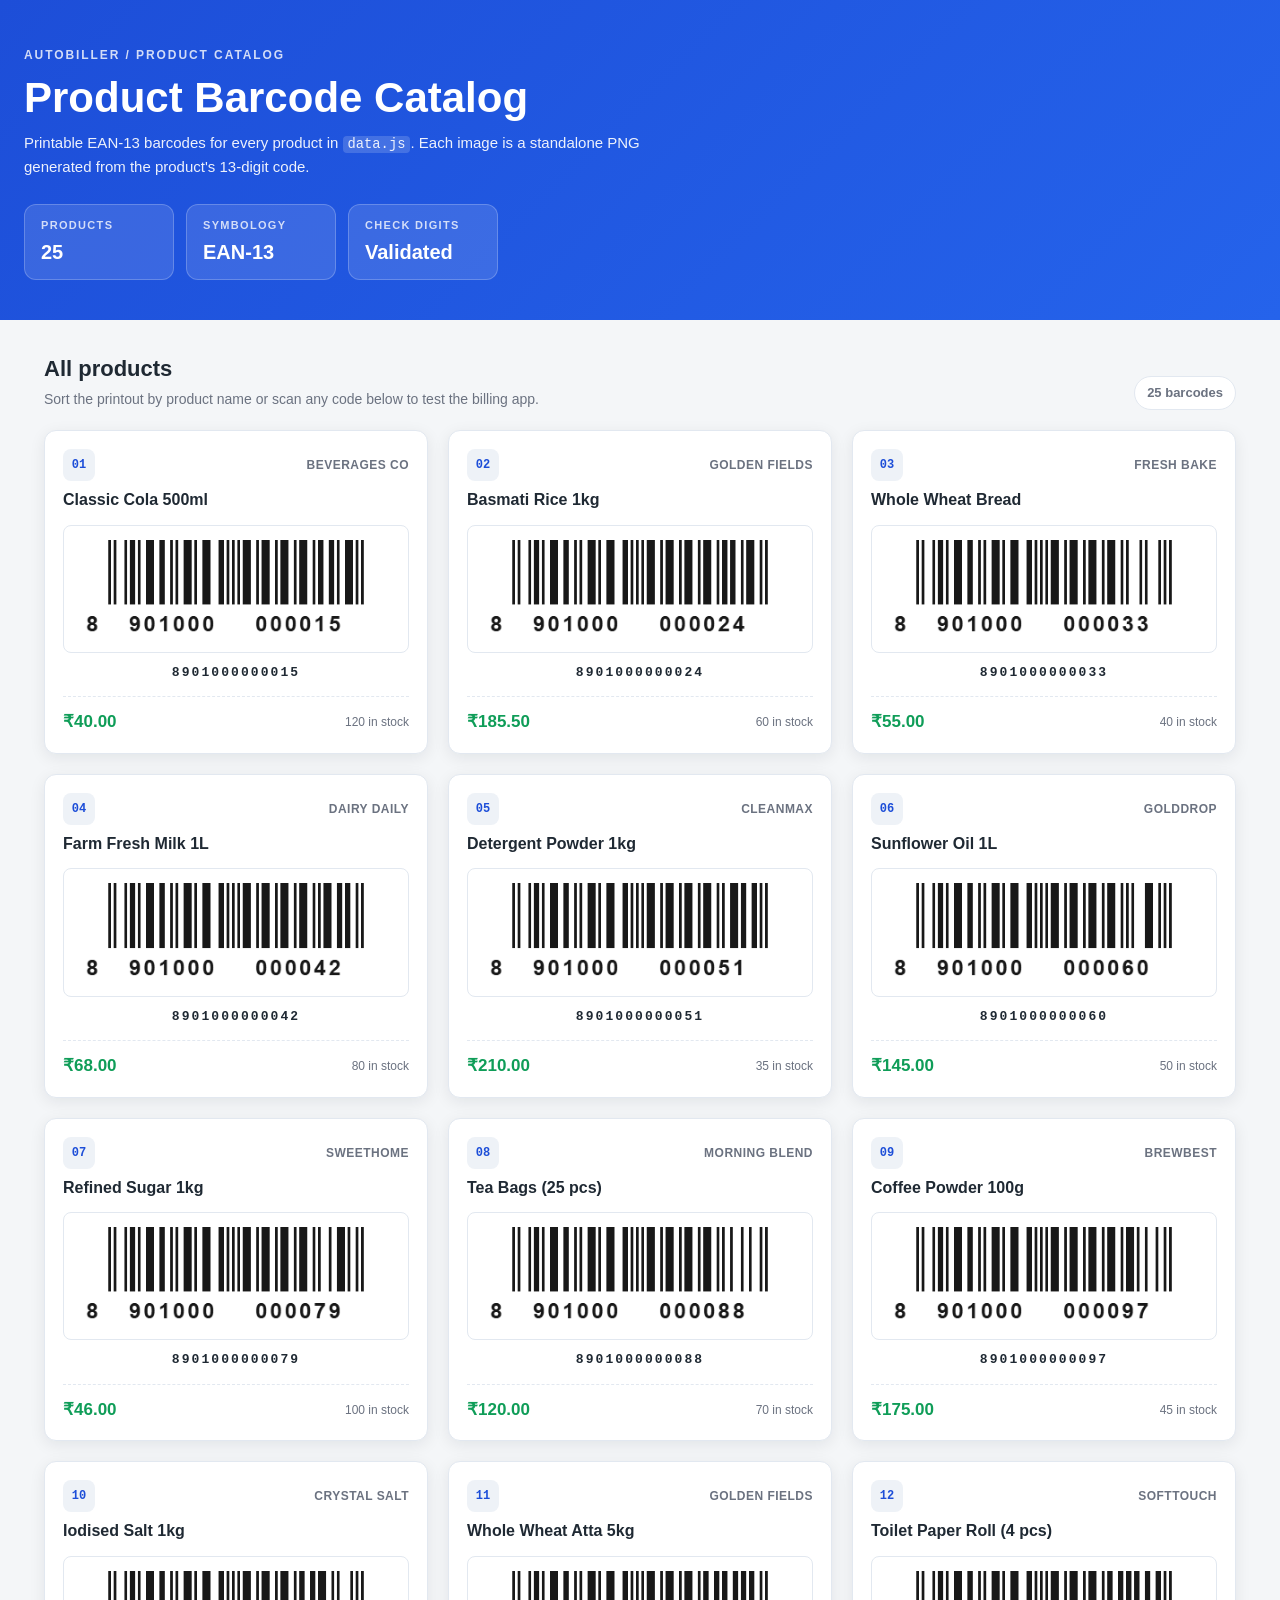
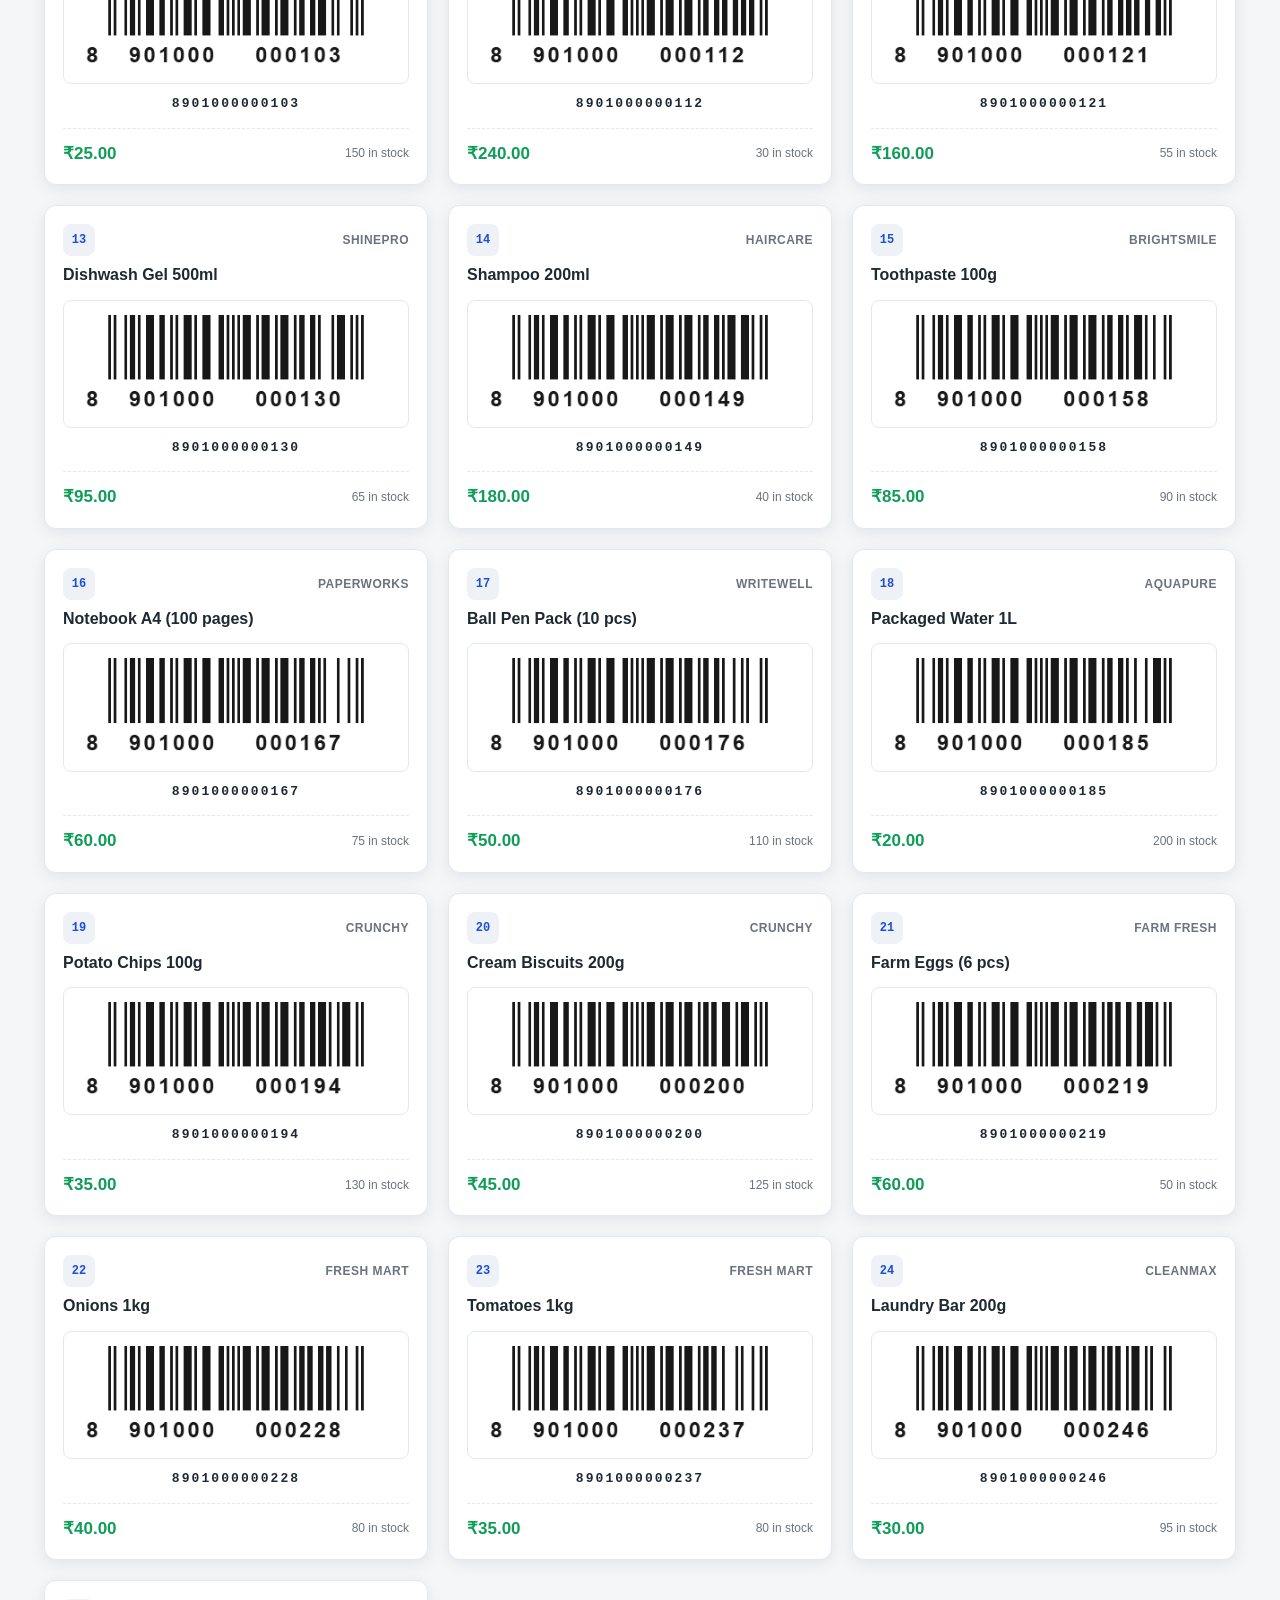
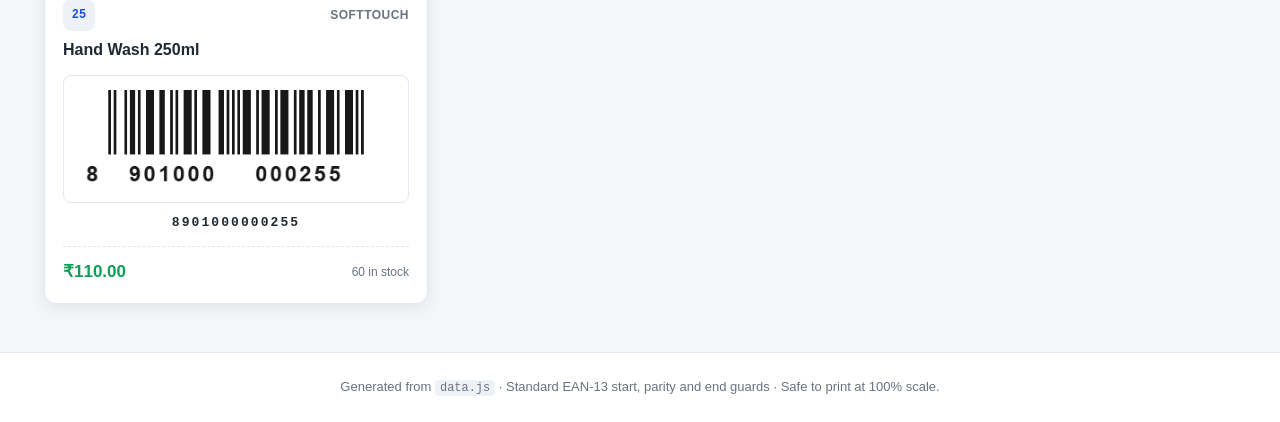
<file: barcodes-collection/barcode-catalog.html>
<!DOCTYPE html>
<html lang="en">
<head>
  <meta charset="UTF-8">
  <meta name="viewport" content="width=device-width, initial-scale=1.0">
  <title>Product Barcode Catalog &middot; AutoBiller</title>
</head>
<style>
  /*
 * barcode-catalog.css
 * -------------------
 * Styling for barcode-catalog.html.
 * Reuses the AutoBiller palette but keeps this print-friendly catalog
 * completely separate from the scanner app's style.css.
 */

:root {
  --bg: #f4f6f8;
  --surface: #ffffff;
  --text: #1f2933;
  --muted: #6b7280;
  --border: #e2e8f0;

  --primary: #2563eb;
  --primary-dark: #1d4ed8;
  --accent: #0f9d58;
  --accent-soft: #ecfdf3;

  --radius: 12px;
  --shadow: 0 4px 16px rgba(15, 23, 42, 0.08);
  --font-stack: -apple-system, BlinkMacSystemFont, "Segoe UI", Roboto, Helvetica, Arial, sans-serif;
  --mono-stack: ui-monospace, SFMono-Regular, Menlo, Consolas, "Liberation Mono", monospace;
}

*,
*::before,
*::after {
  box-sizing: border-box;
}

body {
  margin: 0;
  background: var(--bg);
  color: var(--text);
  font-family: var(--font-stack);
  font-size: 15px;
  line-height: 1.5;
}

code {
  font-family: var(--mono-stack);
  font-size: 0.92em;
  background: #eef2f7;
  padding: 1px 5px;
  border-radius: 4px;
}

/* ---------- Header ---------- */

.catalog-header {
  background: linear-gradient(135deg, var(--primary-dark), var(--primary));
  color: #fff;
  padding: 46px 24px 40px;
}

.header-inner {
  max-width: 1240px;
  margin: 0 auto;
}

.eyebrow {
  margin: 0 0 10px;
  font-size: 12px;
  font-weight: 700;
  letter-spacing: 0.16em;
  text-transform: uppercase;
  opacity: 0.8;
}

.catalog-header h1 {
  margin: 0 0 10px;
  font-size: clamp(28px, 4vw, 42px);
  line-height: 1.15;
}

.lede {
  max-width: 620px;
  margin: 0 0 26px;
  font-size: 15px;
  opacity: 0.92;
}

.lede code {
  background: rgba(255, 255, 255, 0.18);
  color: #fff;
}

.summary {
  display: flex;
  flex-wrap: wrap;
  gap: 12px;
  margin: 0;
}

.summary-item {
  min-width: 150px;
  padding: 12px 16px;
  background: rgba(255, 255, 255, 0.12);
  border: 1px solid rgba(255, 255, 255, 0.22);
  border-radius: var(--radius);
}

.summary-item dt {
  font-size: 11px;
  font-weight: 700;
  letter-spacing: 0.12em;
  text-transform: uppercase;
  opacity: 0.78;
}

.summary-item dd {
  margin: 3px 0 0;
  font-size: 20px;
  font-weight: 700;
}

/* ---------- Main layout ---------- */

.catalog-main {
  max-width: 1240px;
  margin: 32px auto 48px;
  padding: 0 24px;
}

.section-heading {
  display: flex;
  align-items: flex-end;
  justify-content: space-between;
  gap: 16px;
  margin-bottom: 20px;
}

.section-heading h2 {
  margin: 0 0 4px;
  font-size: 22px;
}

.section-heading p {
  margin: 0;
  color: var(--muted);
  font-size: 14px;
}

.count-badge {
  flex-shrink: 0;
  padding: 6px 12px;
  background: var(--surface);
  border: 1px solid var(--border);
  border-radius: 999px;
  color: var(--muted);
  font-size: 13px;
  font-weight: 600;
}

.barcode-grid {
  display: grid;
  grid-template-columns: repeat(auto-fill, minmax(290px, 1fr));
  gap: 20px;
}

/* ---------- Product card ---------- */

.barcode-card {
  display: flex;
  flex-direction: column;
  padding: 18px;
  background: var(--surface);
  border: 1px solid var(--border);
  border-radius: var(--radius);
  box-shadow: var(--shadow);
  break-inside: avoid;
  transition: transform 0.15s ease, box-shadow 0.15s ease;
}

.barcode-card:hover {
  transform: translateY(-2px);
  box-shadow: 0 8px 24px rgba(15, 23, 42, 0.12);
}

.card-top {
  display: flex;
  align-items: center;
  justify-content: space-between;
  gap: 10px;
  margin-bottom: 8px;
}

.sku {
  display: inline-flex;
  align-items: center;
  justify-content: center;
  width: 32px;
  height: 32px;
  flex-shrink: 0;
  background: #eef2f7;
  border-radius: 8px;
  color: var(--primary-dark);
  font-family: var(--mono-stack);
  font-size: 12px;
  font-weight: 700;
}

.brand {
  color: var(--muted);
  font-size: 12px;
  font-weight: 600;
  letter-spacing: 0.04em;
  text-align: right;
  text-transform: uppercase;
}

.barcode-card h3 {
  margin: 0 0 14px;
  font-size: 16px;
  line-height: 1.35;
}

.barcode-image-wrap {
  display: flex;
  align-items: center;
  justify-content: center;
  padding: 14px 10px 10px;
  background: #fff;
  border: 1px solid var(--border);
  border-radius: 8px;
}

.barcode-image-wrap img {
  display: block;
  width: 100%;
  max-width: 320px;
  height: auto;
  image-rendering: -webkit-optimize-contrast;
}

.barcode-number {
  margin: 10px 0 14px;
  font-family: var(--mono-stack);
  font-size: 13px;
  font-weight: 700;
  letter-spacing: 0.16em;
  text-align: center;
  color: var(--text);
}

.card-meta {
  display: flex;
  align-items: center;
  justify-content: space-between;
  gap: 10px;
  margin-top: auto;
  padding-top: 12px;
  border-top: 1px dashed var(--border);
}

.price {
  color: var(--accent);
  font-size: 17px;
  font-weight: 700;
}

.stock {
  color: var(--muted);
  font-size: 12px;
}

/* ---------- Footer ---------- */

.catalog-footer {
  padding: 24px;
  border-top: 1px solid var(--border);
  background: var(--surface);
  color: var(--muted);
  font-size: 13px;
  text-align: center;
}

.catalog-footer p {
  max-width: 760px;
  margin: 0 auto;
}

/* ---------- Responsive tweaks ---------- */

@media (max-width: 640px) {
  .catalog-header {
    padding: 32px 18px 28px;
  }

  .catalog-main {
    margin-top: 24px;
    padding: 0 16px;
  }

  .section-heading {
    align-items: flex-start;
    flex-direction: column;
  }

  .barcode-grid {
    grid-template-columns: 1fr;
  }
}

/* ---------- Print: one clean label per card ---------- */

@media print {
  @page {
    margin: 12mm;
  }

  body {
    background: #fff;
    font-size: 11px;
  }

  .catalog-header {
    padding: 0 0 12px;
    background: none;
    color: var(--text);
    border-bottom: 2px solid var(--text);
  }

  .eyebrow,
  .lede,
  .summary,
  .section-heading p,
  .count-badge,
  .catalog-footer {
    display: none;
  }

  .catalog-header h1 {
    margin: 0;
    font-size: 20px;
  }

  .catalog-main {
    margin: 12px 0 0;
    padding: 0;
  }

  .section-heading {
    margin-bottom: 10px;
  }

  .section-heading h2 {
    font-size: 15px;
  }

  .barcode-grid {
    grid-template-columns: repeat(3, 1fr);
    gap: 10px;
  }

  .barcode-card {
    padding: 10px;
    border-color: #cbd5e1;
    box-shadow: none;
    break-inside: avoid;
  }

  .barcode-card:hover {
    transform: none;
    box-shadow: none;
  }

  .barcode-card h3 {
    margin-bottom: 8px;
    font-size: 12px;
  }

  .barcode-image-wrap {
    padding: 6px;
    border-color: #cbd5e1;
  }

  .barcode-image-wrap img {
    max-width: none;
  }

  .barcode-number {
    margin: 6px 0 8px;
    font-size: 10px;
  }

  .card-meta {
    padding-top: 6px;
  }

  .price {
    font-size: 12px;
  }
}

</style>
<body>
  <header class="catalog-header">
    <div class="header-inner">
      <p class="eyebrow">AutoBiller / Product catalog</p>
      <h1>Product Barcode Catalog</h1>
      <p class="lede">
        Printable EAN-13 barcodes for every product in <code>data.js</code>.
        Each image is a standalone PNG generated from the product's 13-digit code.
      </p>
      <dl class="summary">
        <div class="summary-item">
          <dt>Products</dt>
          <dd>25</dd>
        </div>
        <div class="summary-item">
          <dt>Symbology</dt>
          <dd>EAN-13</dd>
        </div>
        <div class="summary-item">
          <dt>Check digits</dt>
          <dd>Validated</dd>
        </div>
      </dl>
    </div>
  </header>

  <main class="catalog-main">
    <section class="catalog-section" aria-labelledby="catalog-heading">
      <div class="section-heading">
        <div>
          <h2 id="catalog-heading">All products</h2>
          <p>Sort the printout by product name or scan any code below to test the billing app.</p>
        </div>
        <span class="count-badge">25 barcodes</span>
      </div>

      <div class="barcode-grid">
        <article class="barcode-card">
          <div class="card-top">
            <span class="sku">01</span>
            <span class="brand">Beverages Co</span>
          </div>
          <h3>Classic Cola 500ml</h3>
          <div class="barcode-image-wrap">
            <img src="barcodes/8901000000015.png" alt="EAN-13 barcode 8901000000015 for Classic Cola 500ml" width="357" height="114" loading="lazy">
          </div>
          <p class="barcode-number">8901000000015</p>
          <div class="card-meta">
            <span class="price">&#8377;40.00</span>
            <span class="stock">120 in stock</span>
          </div>
        </article>
        <article class="barcode-card">
          <div class="card-top">
            <span class="sku">02</span>
            <span class="brand">Golden Fields</span>
          </div>
          <h3>Basmati Rice 1kg</h3>
          <div class="barcode-image-wrap">
            <img src="barcodes/8901000000024.png" alt="EAN-13 barcode 8901000000024 for Basmati Rice 1kg" width="357" height="114" loading="lazy">
          </div>
          <p class="barcode-number">8901000000024</p>
          <div class="card-meta">
            <span class="price">&#8377;185.50</span>
            <span class="stock">60 in stock</span>
          </div>
        </article>
        <article class="barcode-card">
          <div class="card-top">
            <span class="sku">03</span>
            <span class="brand">Fresh Bake</span>
          </div>
          <h3>Whole Wheat Bread</h3>
          <div class="barcode-image-wrap">
            <img src="barcodes/8901000000033.png" alt="EAN-13 barcode 8901000000033 for Whole Wheat Bread" width="357" height="114" loading="lazy">
          </div>
          <p class="barcode-number">8901000000033</p>
          <div class="card-meta">
            <span class="price">&#8377;55.00</span>
            <span class="stock">40 in stock</span>
          </div>
        </article>
        <article class="barcode-card">
          <div class="card-top">
            <span class="sku">04</span>
            <span class="brand">Dairy Daily</span>
          </div>
          <h3>Farm Fresh Milk 1L</h3>
          <div class="barcode-image-wrap">
            <img src="barcodes/8901000000042.png" alt="EAN-13 barcode 8901000000042 for Farm Fresh Milk 1L" width="357" height="114" loading="lazy">
          </div>
          <p class="barcode-number">8901000000042</p>
          <div class="card-meta">
            <span class="price">&#8377;68.00</span>
            <span class="stock">80 in stock</span>
          </div>
        </article>
        <article class="barcode-card">
          <div class="card-top">
            <span class="sku">05</span>
            <span class="brand">CleanMax</span>
          </div>
          <h3>Detergent Powder 1kg</h3>
          <div class="barcode-image-wrap">
            <img src="barcodes/8901000000051.png" alt="EAN-13 barcode 8901000000051 for Detergent Powder 1kg" width="357" height="114" loading="lazy">
          </div>
          <p class="barcode-number">8901000000051</p>
          <div class="card-meta">
            <span class="price">&#8377;210.00</span>
            <span class="stock">35 in stock</span>
          </div>
        </article>
        <article class="barcode-card">
          <div class="card-top">
            <span class="sku">06</span>
            <span class="brand">GoldDrop</span>
          </div>
          <h3>Sunflower Oil 1L</h3>
          <div class="barcode-image-wrap">
            <img src="barcodes/8901000000060.png" alt="EAN-13 barcode 8901000000060 for Sunflower Oil 1L" width="357" height="114" loading="lazy">
          </div>
          <p class="barcode-number">8901000000060</p>
          <div class="card-meta">
            <span class="price">&#8377;145.00</span>
            <span class="stock">50 in stock</span>
          </div>
        </article>
        <article class="barcode-card">
          <div class="card-top">
            <span class="sku">07</span>
            <span class="brand">SweetHome</span>
          </div>
          <h3>Refined Sugar 1kg</h3>
          <div class="barcode-image-wrap">
            <img src="barcodes/8901000000079.png" alt="EAN-13 barcode 8901000000079 for Refined Sugar 1kg" width="357" height="114" loading="lazy">
          </div>
          <p class="barcode-number">8901000000079</p>
          <div class="card-meta">
            <span class="price">&#8377;46.00</span>
            <span class="stock">100 in stock</span>
          </div>
        </article>
        <article class="barcode-card">
          <div class="card-top">
            <span class="sku">08</span>
            <span class="brand">Morning Blend</span>
          </div>
          <h3>Tea Bags (25 pcs)</h3>
          <div class="barcode-image-wrap">
            <img src="barcodes/8901000000088.png" alt="EAN-13 barcode 8901000000088 for Tea Bags (25 pcs)" width="357" height="114" loading="lazy">
          </div>
          <p class="barcode-number">8901000000088</p>
          <div class="card-meta">
            <span class="price">&#8377;120.00</span>
            <span class="stock">70 in stock</span>
          </div>
        </article>
        <article class="barcode-card">
          <div class="card-top">
            <span class="sku">09</span>
            <span class="brand">BrewBest</span>
          </div>
          <h3>Coffee Powder 100g</h3>
          <div class="barcode-image-wrap">
            <img src="barcodes/8901000000097.png" alt="EAN-13 barcode 8901000000097 for Coffee Powder 100g" width="357" height="114" loading="lazy">
          </div>
          <p class="barcode-number">8901000000097</p>
          <div class="card-meta">
            <span class="price">&#8377;175.00</span>
            <span class="stock">45 in stock</span>
          </div>
        </article>
        <article class="barcode-card">
          <div class="card-top">
            <span class="sku">10</span>
            <span class="brand">Crystal Salt</span>
          </div>
          <h3>Iodised Salt 1kg</h3>
          <div class="barcode-image-wrap">
            <img src="barcodes/8901000000103.png" alt="EAN-13 barcode 8901000000103 for Iodised Salt 1kg" width="357" height="114" loading="lazy">
          </div>
          <p class="barcode-number">8901000000103</p>
          <div class="card-meta">
            <span class="price">&#8377;25.00</span>
            <span class="stock">150 in stock</span>
          </div>
        </article>
        <article class="barcode-card">
          <div class="card-top">
            <span class="sku">11</span>
            <span class="brand">Golden Fields</span>
          </div>
          <h3>Whole Wheat Atta 5kg</h3>
          <div class="barcode-image-wrap">
            <img src="barcodes/8901000000112.png" alt="EAN-13 barcode 8901000000112 for Whole Wheat Atta 5kg" width="357" height="114" loading="lazy">
          </div>
          <p class="barcode-number">8901000000112</p>
          <div class="card-meta">
            <span class="price">&#8377;240.00</span>
            <span class="stock">30 in stock</span>
          </div>
        </article>
        <article class="barcode-card">
          <div class="card-top">
            <span class="sku">12</span>
            <span class="brand">SoftTouch</span>
          </div>
          <h3>Toilet Paper Roll (4 pcs)</h3>
          <div class="barcode-image-wrap">
            <img src="barcodes/8901000000121.png" alt="EAN-13 barcode 8901000000121 for Toilet Paper Roll (4 pcs)" width="357" height="114" loading="lazy">
          </div>
          <p class="barcode-number">8901000000121</p>
          <div class="card-meta">
            <span class="price">&#8377;160.00</span>
            <span class="stock">55 in stock</span>
          </div>
        </article>
        <article class="barcode-card">
          <div class="card-top">
            <span class="sku">13</span>
            <span class="brand">ShinePro</span>
          </div>
          <h3>Dishwash Gel 500ml</h3>
          <div class="barcode-image-wrap">
            <img src="barcodes/8901000000130.png" alt="EAN-13 barcode 8901000000130 for Dishwash Gel 500ml" width="357" height="114" loading="lazy">
          </div>
          <p class="barcode-number">8901000000130</p>
          <div class="card-meta">
            <span class="price">&#8377;95.00</span>
            <span class="stock">65 in stock</span>
          </div>
        </article>
        <article class="barcode-card">
          <div class="card-top">
            <span class="sku">14</span>
            <span class="brand">HairCare</span>
          </div>
          <h3>Shampoo 200ml</h3>
          <div class="barcode-image-wrap">
            <img src="barcodes/8901000000149.png" alt="EAN-13 barcode 8901000000149 for Shampoo 200ml" width="357" height="114" loading="lazy">
          </div>
          <p class="barcode-number">8901000000149</p>
          <div class="card-meta">
            <span class="price">&#8377;180.00</span>
            <span class="stock">40 in stock</span>
          </div>
        </article>
        <article class="barcode-card">
          <div class="card-top">
            <span class="sku">15</span>
            <span class="brand">BrightSmile</span>
          </div>
          <h3>Toothpaste 100g</h3>
          <div class="barcode-image-wrap">
            <img src="barcodes/8901000000158.png" alt="EAN-13 barcode 8901000000158 for Toothpaste 100g" width="357" height="114" loading="lazy">
          </div>
          <p class="barcode-number">8901000000158</p>
          <div class="card-meta">
            <span class="price">&#8377;85.00</span>
            <span class="stock">90 in stock</span>
          </div>
        </article>
        <article class="barcode-card">
          <div class="card-top">
            <span class="sku">16</span>
            <span class="brand">PaperWorks</span>
          </div>
          <h3>Notebook A4 (100 pages)</h3>
          <div class="barcode-image-wrap">
            <img src="barcodes/8901000000167.png" alt="EAN-13 barcode 8901000000167 for Notebook A4 (100 pages)" width="357" height="114" loading="lazy">
          </div>
          <p class="barcode-number">8901000000167</p>
          <div class="card-meta">
            <span class="price">&#8377;60.00</span>
            <span class="stock">75 in stock</span>
          </div>
        </article>
        <article class="barcode-card">
          <div class="card-top">
            <span class="sku">17</span>
            <span class="brand">WriteWell</span>
          </div>
          <h3>Ball Pen Pack (10 pcs)</h3>
          <div class="barcode-image-wrap">
            <img src="barcodes/8901000000176.png" alt="EAN-13 barcode 8901000000176 for Ball Pen Pack (10 pcs)" width="357" height="114" loading="lazy">
          </div>
          <p class="barcode-number">8901000000176</p>
          <div class="card-meta">
            <span class="price">&#8377;50.00</span>
            <span class="stock">110 in stock</span>
          </div>
        </article>
        <article class="barcode-card">
          <div class="card-top">
            <span class="sku">18</span>
            <span class="brand">AquaPure</span>
          </div>
          <h3>Packaged Water 1L</h3>
          <div class="barcode-image-wrap">
            <img src="barcodes/8901000000185.png" alt="EAN-13 barcode 8901000000185 for Packaged Water 1L" width="357" height="114" loading="lazy">
          </div>
          <p class="barcode-number">8901000000185</p>
          <div class="card-meta">
            <span class="price">&#8377;20.00</span>
            <span class="stock">200 in stock</span>
          </div>
        </article>
        <article class="barcode-card">
          <div class="card-top">
            <span class="sku">19</span>
            <span class="brand">Crunchy</span>
          </div>
          <h3>Potato Chips 100g</h3>
          <div class="barcode-image-wrap">
            <img src="barcodes/8901000000194.png" alt="EAN-13 barcode 8901000000194 for Potato Chips 100g" width="357" height="114" loading="lazy">
          </div>
          <p class="barcode-number">8901000000194</p>
          <div class="card-meta">
            <span class="price">&#8377;35.00</span>
            <span class="stock">130 in stock</span>
          </div>
        </article>
        <article class="barcode-card">
          <div class="card-top">
            <span class="sku">20</span>
            <span class="brand">Crunchy</span>
          </div>
          <h3>Cream Biscuits 200g</h3>
          <div class="barcode-image-wrap">
            <img src="barcodes/8901000000200.png" alt="EAN-13 barcode 8901000000200 for Cream Biscuits 200g" width="357" height="114" loading="lazy">
          </div>
          <p class="barcode-number">8901000000200</p>
          <div class="card-meta">
            <span class="price">&#8377;45.00</span>
            <span class="stock">125 in stock</span>
          </div>
        </article>
        <article class="barcode-card">
          <div class="card-top">
            <span class="sku">21</span>
            <span class="brand">Farm Fresh</span>
          </div>
          <h3>Farm Eggs (6 pcs)</h3>
          <div class="barcode-image-wrap">
            <img src="barcodes/8901000000219.png" alt="EAN-13 barcode 8901000000219 for Farm Eggs (6 pcs)" width="357" height="114" loading="lazy">
          </div>
          <p class="barcode-number">8901000000219</p>
          <div class="card-meta">
            <span class="price">&#8377;60.00</span>
            <span class="stock">50 in stock</span>
          </div>
        </article>
        <article class="barcode-card">
          <div class="card-top">
            <span class="sku">22</span>
            <span class="brand">Fresh Mart</span>
          </div>
          <h3>Onions 1kg</h3>
          <div class="barcode-image-wrap">
            <img src="barcodes/8901000000228.png" alt="EAN-13 barcode 8901000000228 for Onions 1kg" width="357" height="114" loading="lazy">
          </div>
          <p class="barcode-number">8901000000228</p>
          <div class="card-meta">
            <span class="price">&#8377;40.00</span>
            <span class="stock">80 in stock</span>
          </div>
        </article>
        <article class="barcode-card">
          <div class="card-top">
            <span class="sku">23</span>
            <span class="brand">Fresh Mart</span>
          </div>
          <h3>Tomatoes 1kg</h3>
          <div class="barcode-image-wrap">
            <img src="barcodes/8901000000237.png" alt="EAN-13 barcode 8901000000237 for Tomatoes 1kg" width="357" height="114" loading="lazy">
          </div>
          <p class="barcode-number">8901000000237</p>
          <div class="card-meta">
            <span class="price">&#8377;35.00</span>
            <span class="stock">80 in stock</span>
          </div>
        </article>
        <article class="barcode-card">
          <div class="card-top">
            <span class="sku">24</span>
            <span class="brand">CleanMax</span>
          </div>
          <h3>Laundry Bar 200g</h3>
          <div class="barcode-image-wrap">
            <img src="barcodes/8901000000246.png" alt="EAN-13 barcode 8901000000246 for Laundry Bar 200g" width="357" height="114" loading="lazy">
          </div>
          <p class="barcode-number">8901000000246</p>
          <div class="card-meta">
            <span class="price">&#8377;30.00</span>
            <span class="stock">95 in stock</span>
          </div>
        </article>
        <article class="barcode-card">
          <div class="card-top">
            <span class="sku">25</span>
            <span class="brand">SoftTouch</span>
          </div>
          <h3>Hand Wash 250ml</h3>
          <div class="barcode-image-wrap">
            <img src="barcodes/8901000000255.png" alt="EAN-13 barcode 8901000000255 for Hand Wash 250ml" width="357" height="114" loading="lazy">
          </div>
          <p class="barcode-number">8901000000255</p>
          <div class="card-meta">
            <span class="price">&#8377;110.00</span>
            <span class="stock">60 in stock</span>
          </div>
        </article>
      </div>
    </section>
  </main>

  <footer class="catalog-footer">
    <p>
      Generated from <code>data.js</code> &middot; Standard EAN-13 start, parity and end guards &middot; Safe to print at 100% scale.
    </p>
  </footer>
</body>
</html>
</file>
